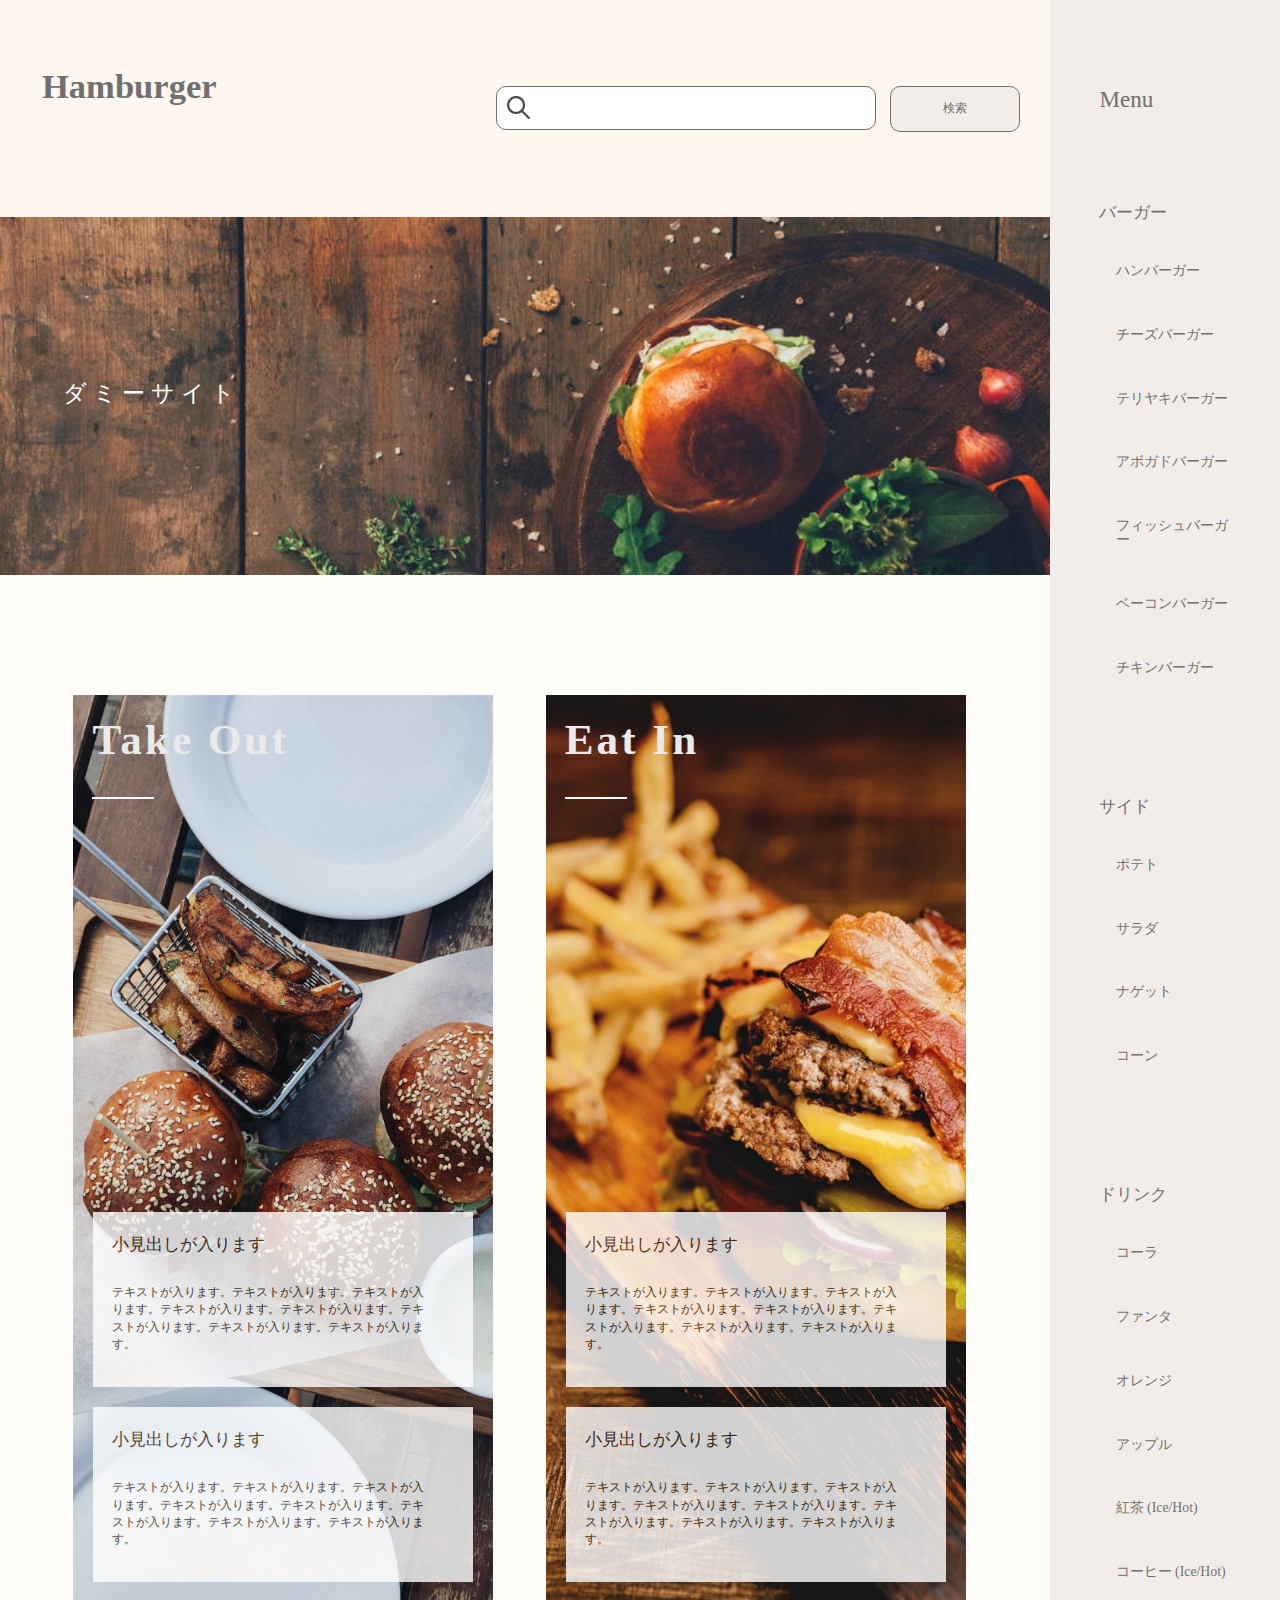
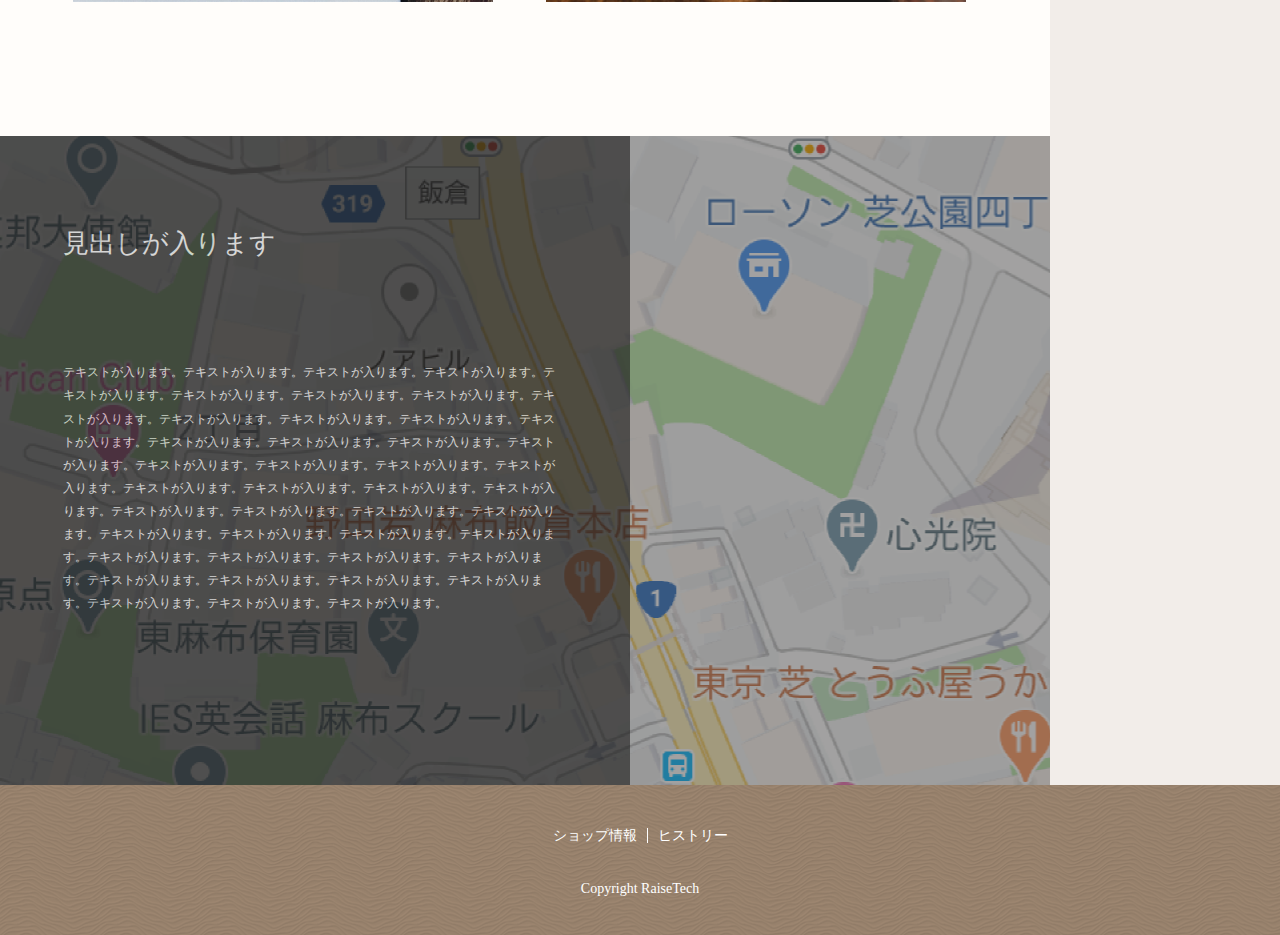
<file: index.html>
<!DOCTYPE html>
<html lang="ja">
<head>
    <meta charset="UTF-8">
    <meta name="viewport" content="width=device-width, initial-scale=1.0">
    <title>Hamburger</title>
    <link rel="stylesheet" href="./css/style.css">
    <link rel="stylesheet" href="https://use.fontawesome.com/releases/v5.6.3/css/all.css">
    <!-- <script src="https://kit.fontawesome.com/055ef893dd.js" crossorigin="anonymous"></script> -->
    <script src="https://ajax.googleapis.com/ajax/libs/jquery/3.2.1/jquery.min.js"></script>
    <!-- <script src="./js/jquery-3.4.1.min.js"></script> -->
    <script src="./js/hamburger.js"></script>
    <!-- <link rel="stylesheet" href="./css/style-drw.css"> -->
</head>
<body>
    <div class="l-top-wrapper">
    <div class="l-left">
        <header class="l-header">
            <div class="l-header__logo">Hamburger</div>
            <form class="p-search" id="searchform">
                <input class="p-search__keyword" type="text" name="s">
                <input class="p-search__btn" id="searchbtn" type="submit" value="検索">
            </form>
            <button class="p-hamburger p-gmenu--bt is-hamburger">
                <span>Menu</span>
            </button>
        </header>

            <div class="p-thumbnail">
                <img src="./img/3ba5a44414bb3c0885c27ff614596431.png" alt="トップ画像">
                <p>ダミーサイト</p>
            </div>

            <!-- メインコンテンツここから -->
            <div class="l-main-content">
                <article class="p-article-wrap p-article-wrap--takeout">
                    <h2 class="p-article-wrap__heading">
                        Take Out
                    </h2>
                    <div class="p-article-wrap2">
                    <div class="p-article-wrap__text">
                        <h3 class="p-article-wrap__text-heading">小見出しが入ります</h3>
                        <p class="p-article-wrap__text-sentence">テキストが入ります。テキストが入ります。テキストが入ります。テキストが入ります。テキストが入ります。テキストが入ります。テキストが入ります。テキストが入ります。</p>
                    </div>
                    <div class="p-article-wrap__text">
                        <h3 class="p-article-wrap__text-heading">小見出しが入ります</h3>
                        <p class="p-article-wrap__text-sentence">テキストが入ります。テキストが入ります。テキストが入ります。テキストが入ります。テキストが入ります。テキストが入ります。テキストが入ります。テキストが入ります。</p>
                    </div>
                </div>
                </article>
                <article class="p-article-wrap p-article-wrap--eatin">
                    <h2 class="p-article-wrap__heading">
                        Eat In
                    </h2>
                    <div class="p-article-wrap2">
                    <div class="p-article-wrap__text">
                        <h3 class="p-article-wrap__text-heading">小見出しが入ります</h3>
                        <p class="p-article-wrap__text-sentence">テキストが入ります。テキストが入ります。テキストが入ります。テキストが入ります。テキストが入ります。テキストが入ります。テキストが入ります。テキストが入ります。</p>
                    </div>
                    <div class="p-article-wrap__text">
                        <h3 class="p-article-wrap__text-heading">小見出しが入ります</h3>
                        <p class="p-article-wrap__text-sentence">テキストが入ります。テキストが入ります。テキストが入ります。テキストが入ります。テキストが入ります。テキストが入ります。テキストが入ります。テキストが入ります。</p>
                    </div>
                    </div>
                </article>
            </div>

            <!-- マップエリアここから -->
                <div class="p-map-wrap">
                    <div class="p-map-wrap__bg">
                     <div class="p-map-wrap__text">
                         <div class="p-map-wrap__text__area">
                         <div class="p-map-wrap__text__heading">
                             <h2>見出しが入ります</h2>
                             
                        </div>
                             <div class="p-map-wrap__text__sentence">
                                 <p>
                                 テキストが入ります。テキストが入ります。テキストが入ります。テキストが入ります。テキストが入ります。テキストが入ります。テキストが入ります。テキストが入ります。テキストが入ります。テキストが入ります。テキストが入ります。テキストが入ります。テキストが入ります。テキストが入ります。テキストが入ります。テキストが入ります。テキストが入ります。テキストが入ります。テキストが入ります。テキストが入ります。テキストが入ります。テキストが入ります。テキストが入ります。テキストが入ります。テキストが入ります。テキストが入ります。テキストが入ります。テキストが入ります。テキストが入ります。テキストが入ります。テキストが入ります。テキストが入ります。テキストが入ります。テキストが入ります。テキストが入ります。テキストが入ります。テキストが入ります。テキストが入ります。テキストが入ります。テキストが入ります。テキストが入ります。テキストが入ります。テキストが入ります。テキストが入ります。</p>
                         </div>
                     </div>
                    </div>
                    </div>
                </div>
            </div>

            <!-- サイドメニューここから -->
             <div class="c-zdo_drawer_bg"></div>
            <div class="p-gmenu">
                <ul class="list">
                    <p class="l-sidemenu__heading">Menu</p>
                        <h2 class="l-sidemenu__title">バーガー</h2>
                        <li class="l-sidemenu__list">ハンバーガー</li>
                        <li class="l-sidemenu__list">チーズバーガー</li>
                        <li class="l-sidemenu__list">テリヤキバーガー</li>
                        <li class="l-sidemenu__list">アボガドバーガー</li>
                        <li class="l-sidemenu__list">フィッシュバーガー</li>
                        <li class="l-sidemenu__list">ベーコンバーガー</li>
                        <li class="l-sidemenu__list">チキンバーガー</li>
                        <h2 class="l-sidemenu__title">サイド</h2>
                        <li class="l-sidemenu__list">ポテト</li>
                        <li class="l-sidemenu__list">サラダ</li>
                        <li class="l-sidemenu__list">ナゲット</li>
                        <li class="l-sidemenu__list">コーン</li>
                        <h2 class="l-sidemenu__title">ドリンク</h2>
                        <li class="l-sidemenu__list">コーラ</li>
                        <li class="l-sidemenu__list">ファンタ</li>
                        <li class="l-sidemenu__list">オレンジ</li>
                        <li class="l-sidemenu__list">アップル</li>
                        <li class="l-sidemenu__list">紅茶 (Ice/Hot)</li>
                        <li class="l-sidemenu__list">コーヒー (Ice/Hot)</li>
                </ul>
            </div>
         </div>

         <!-- フッターここから -->
         <footer>
             <div class="l-footer">
                 <div class="l-footer-wrap">
                 <p class="l-footer__info">ショップ情報</p>
                 <span class="l-footer__history">ヒストリー</span>
                </div>
                 <div class="p-copyright"><small> Copyright RaiseTech</small></div>
             </div>
         </footer>
    
</body>
</html>
</file>
<file: css/style-drw.css>
.p-gmenu > .list {
  -webkit-transition: all 300ms s ease;
  transition: all 300ms 0s ease;
  left: 100%;
  width: 100vw;
  height: 100vh;
  padding: 30% 0;
  position: absolute;
  top: 0px;
  display: -webkit-box;
  display: -ms-flexbox;
  display: flex;
  -webkit-box-orient: vertical;
  -webkit-box-direction: normal;
      -ms-flex-direction: column;
          flex-direction: column;
  -webkit-box-align: center;
  -ms-flex-align: center;
  z-index: 100;
  overflow-y: auto;
}

.p-gmenu {
  height: 500px;
}



@media (min-width: 769px) {
  .p-gmenu > .list {
    width: 100%;
    height: 100%;
    padding: inherit;
    position: static;
    background: inherit;
    -webkit-box-orient: horizontal;
    -webkit-box-direction: normal;
    -webkit-transition: inherit;
    transition: inherit;
  }
  .p-gmenu {
    width: 20%;
    height: auto;
    background-color: #F2EDE9;
  }
  }

  .p-gmenu > .list > li {
  margin-bottom: 50px;
}

.p-gmenu> .list > li:last-child {
  margin-bottom: 0;
}

.c-zdo_drawer_bg {
  width: 100%;
  height: 100%;
  position: fixed;
  z-index: 1;
  background-color: rgba(51, 51, 51, 0.5);
  display: none;
  top: 0;
  left: 0;
}


.p-gmenu.is-open > .list {
  left: 55vw;
  width: 60vw;
  height: 100%;
  background-color: #F2EDE9;
  box-sizing: border-box;
}

.p-gmenu.is-open .c-arrow--top-l::before {
  display: none;
}

.p-hamburger {
  width: 60px;
  height: 60px;
  position: relative;
  z-index: 200;
  position: absolute;
  top: 0;
  right: 30px;
}

.p-hamburger > span {
  font-size: 25px;
  width: 100%;
  font-size: 25px;
  font-family: "M+1m";
  font-weight: bold;
  color: #707070;
  -webkit-transition: -webkit-transform 0.2s;
  transition: -webkit-transform 0.2s;
  transition: transform 0.2s;
  transition: transform 0.2s, -webkit-transform 0.2s;
}


@media (min-width: 769px) {
  .p-hamburger {
    display: none;
  }
  .c-zdo_drawer_bg {
    width: 0%;
  }
}

.p-hamburger::before, .p-hamburger::after {
  content: "";
  width: 20px;
  height: 1px;
  background: #fff;
  position: absolute;
  left: calc( 50% - ( 20px / 2 ));
  display: block;
  -webkit-transition: -webkit-transform 0.2s;
  transition: -webkit-transform 0.2s;
  transition: transform 0.2s;
  transition: transform 0.2s, -webkit-transform 0.2s;
  display: none;
}

.p-hamburger::before {
  top: 22px;
}

.p-hamburger::after {
  top: 38px;
}



.p-hamburger.is-open::before {
  -webkit-transform: rotate(45deg);
          transform: rotate(45deg);
  top: 28px;
  height: 5px;
  width: 35px;
  display: block;
  background-color: #707070;;
}

.p-hamburger.is-open::after {
  -webkit-transform: rotate(-45deg);
          transform: rotate(-45deg);
  top: 28px;
  height: 5px;
  width: 35px;
  display: block;
  background-color: #707070;;
}

.p-hamburger.is-open > span {
  background: none;
  display: none;
}
</file>
<file: css/style.css>
@charset "UTF-8";
/* ==============================================================
    Foundation
==============================================================*/
/* ========================================
    リセットcss
========================================= */
html, body, div, span, applet, object, iframe,
h1, h2, h3, h4, h5, h6, p, blockquote, pre,
a, abbr, acronym, address, big, cite, code,
del, dfn, em, img, ins, kbd, q, s, samp,
small, strike, strong, sub, sup, tt, var,
b, u, i, center,
dl, dt, dd, ol, ul, li,
fieldset, form, label, legend,
table, caption, tbody, tfoot, thead, tr, th, td,
article, aside, canvas, details, embed,
figure, figcaption, footer, header, hgroup,
menu, nav, output, ruby, section, summary,
time, mark, audio, video {
  margin: 0;
  padding: 0;
  border: 0;
  font-style: normal;
  font-weight: normal;
  font-size: 100%;
  vertical-align: baseline;
}

article, aside, details, figcaption, figure,
footer, header, hgroup, menu, nav, section {
  display: block;
}

img {
  vertical-align: bottom;
}

a {
  text-decoration: none;
}

li {
  list-style: none;
}

table {
  border-collapse: collapse;
  border-spacing: 0;
}

button {
  background-color: transparent;
  border: none;
  outline: none;
  padding: 0;
  -webkit-appearance: none;
     -moz-appearance: none;
          appearance: none;
}

body {
  font-family: "M+ 1m";
  background-color: #fffdfa;
  overflow-x: hidden;
  position: relative;
}

html {
  font-size: 0.9vw;
  overflow-y: inherit;
}

button {
  cursor: pointer;
}

@media screen and (max-width: 840px) {
  html {
    font-size: 1.5vw;
  }
}

@media (min-width: 641px) {
  body {
    overflow-x: inherit;
  }
}

/* ==============================================================
        Layout
    ==============================================================*/
.l-top-wrapper {
  display: -webkit-box;
  display: -ms-flexbox;
  display: flex;
  height: 100%;
}

.l-left {
  width: 82vw;
}

@media screen and (max-width: 840px) {
  .l-left {
    width: 100%;
  }
}

.l-header {
  width: auto;
  height: 217px;
  background-color: #fff7ef;
  display: -webkit-box;
  display: -ms-flexbox;
  display: flex;
  -webkit-box-align: center;
      -ms-flex-align: center;
          align-items: center;
  -webkit-box-pack: justify;
      -ms-flex-pack: justify;
          justify-content: space-between;
  margin-right: 0;
  position: relative;
}

.l-header__logo {
  width: 325px;
  height: 84px;
  font-size: 3rem;
  font-weight: bold;
  color: #707070;
  margin-left: 4%;
}

@media screen and (max-width: 840px) {
  .l-header {
    display: block;
    text-align: center;
    padding-top: 40px;
    -webkit-box-sizing: border-box;
            box-sizing: border-box;
    margin-right: 0;
  }
  .l-header__logo {
    font-size: 3.5rem;
    margin: auto;
  }
}

.l-main-content {
  display: -webkit-box;
  display: -ms-flexbox;
  display: flex;
  width: auto;
  padding: 120px 0 134px 0;
}

@media screen and (max-width: 840px) {
  .l-main-content {
    padding: 50px 0 20px 0;
  }
}

.l-main-wrap {
  width: 90%;
  margin: 60px auto;
}

.l-main-wrap__heading {
  font-size: 2rem;
  margin-bottom: 1rem;
}

.l-sidemenu {
  background-color: #F2EDE9;
  width: 18vw;
  min-height: 100%;
}

.l-sidemenu__heading {
  font-size: 2rem;
  color: #707070;
  margin: 86px 0 87px 50px;
  font-family: "Roboto";
}

.l-sidemenu__title {
  font-size: 1.5rem;
  color: #707070;
  font-family: "M+1m";
  margin: 0 0 40px 49px;
}

.l-sidemenu__title:nth-of-type(2), .l-sidemenu__title:nth-of-type(3) {
  margin-top: 30%;
}

.l-sidemenu__list {
  font-size: 1.2rem;
  font-weight: normal;
  font-family: "M+1m";
  color: #707070;
  list-style: none;
  margin: 0 50px 30px 66px;
  line-height: 1;
}

.l-sidemenu__list:last-child {
  margin-bottom: 56px;
}

@media screen and (max-width: 794px) {
  .l-sidemenu__heading {
    display: none;
  }
}

.l-footer {
  background-image: url(../img/rayer.png);
  text-align: center;
  vertical-align: middle;
  height: 150px;
  color: #ffffffff;
  font-family: "M+ 1m";
}

.l-footer-wrap {
  display: -webkit-box;
  display: -ms-flexbox;
  display: flex;
  -webkit-box-pack: center;
      -ms-flex-pack: center;
          justify-content: center;
  padding-top: 43px;
  font-size: 1.25rem;
  font-weight: normal;
  line-height: 1;
}

.l-footer__info {
  padding-right: 10px;
}

.l-footer__history {
  border-left: 1px solid #ffffffff;
  padding-left: 10px;
}

/* ==============================================================
        Object
    ==============================================================*/
/* Project */
.p-article-wrap {
  width: 625px;
  font-family: "M+ 1m";
  -webkit-box-sizing: border-box;
          box-sizing: border-box;
}

.p-article-wrap--takeout {
  background-image: url(../img/three-burgers-on-brown-wooden-tray-between-white-ceramic-1841108.png);
  background-size: cover;
  width: 40%;
  margin: 0 5% 0 7%;
}

.p-article-wrap--eatin {
  width: 40%;
  background-image: url(../img/component.png);
  background-size: cover;
}

.p-article-wrap__heading {
  color: #EAEAEA;
  font-size: 3.75rem;
  font-weight: bold;
  letter-spacing: 3px;
  margin: 20px 0 0 19px;
  position: relative;
}

.p-article-wrap__heading::before {
  content: "";
  position: absolute;
  border: 1.5px solid #fff;
  bottom: -35px;
  left: 0;
  width: 60px;
}

.p-article-wrap__text {
  -webkit-box-sizing: border-box;
          box-sizing: border-box;
  background-color: #fff;
  opacity: 0.8;
  color: #3c2a10;
  height: auto;
  margin: 0 20px 20px 20px;
  padding: 20px 45px 34px 19px;
}

.p-article-wrap__text-heading {
  font-size: 1.5rem;
  margin-bottom: 28px;
}

.p-article-wrap__text-sentence {
  font-size: 1rem;
  font-weight: normal;
  line-height: 1.5rem;
}

.p-article-wrap2 {
  margin-top: 35vw;
  -webkit-box-sizing: border-box;
          box-sizing: border-box;
}

@media screen and (max-width: 840px) {
  .p-article-wrap2 {
    margin-top: 250px;
  }
  .p-article-wrap--takeout {
    width: 45%;
    margin: 0 4% 0 3%;
  }
  .p-article-wrap--eatin {
    width: 45%;
  }
  .p-article-wrap__heading {
    font-size: 2.5rem;
    font-weight: bold;
    letter-spacing: 1px;
    margin: 20px 0 0 19px;
    position: relative;
  }
  .p-article-wrap__heading::before {
    content: "";
    position: absolute;
    border: 1.5px solid #fff;
    bottom: -25px;
    left: 0;
    width: 40px;
  }
  .p-article-wrap__text {
    margin: 0 20px 20px 20px;
    padding: 20px 30px 15px 19px;
    line-height: 3;
  }
  .p-article-wrap__text-heading {
    font-size: 1.3rem;
    margin-bottom: 20px;
    line-height: 1;
  }
  .p-article-wrap__text-sentence {
    font-size: 0.9rem;
  }
}

.p-map-wrap {
  width: 82vw;
  height: 649px;
  font-family: "M+ 1m";
  position: relative;
}

.p-map-wrap__bg {
  background-image: url(../img/googlemap.png);
  opacity: 0.9;
  background-size: cover;
  background-color: #000;
  position: absolute;
  top: 0;
  bottom: 0;
}

.p-map-wrap__text {
  width: 60%;
  height: auto;
  background-color: #000000;
  opacity: 0.6;
}

.p-map-wrap__text__area {
  width: 80%;
  margin: 0 auto;
  height: 649px;
  overflow: hidden;
}

.p-map-wrap__text__heading {
  color: white;
  font-size: 2.25rem;
  font-weight: bold;
  font-family: M1m;
  padding-top: 90px;
}

.p-map-wrap__text__sentence {
  color: white;
  margin-top: 100px;
  font-size: 1rem;
  line-height: 2rem;
  font-weight: normal;
}

@media screen and (max-width: 840px) {
  .p-map-wrap {
    width: 100%;
  }
  .p-map-wrap__text {
    width: 100%;
    height: auto;
  }
  .p-map-wrap__text__area {
    width: 90%;
    margin: 0 auto;
    height: 649px;
    overflow: hidden;
  }
  .p-map-wrap__text__heading {
    color: white;
    font-size: 2.25rem;
    padding-top: 90px;
  }
  .p-map-wrap__text__sentence {
    color: white;
    margin-top: 100px;
    font-size: 1rem;
    line-height: 3rem;
  }
  .p-map-wrap {
    width: 100%;
  }
}

.p-thumbnail {
  position: relative;
}

.p-thumbnail img {
  width: 82vw;
  vertical-align: bottom;
}

.p-thumbnail p {
  position: absolute;
  top: 45%;
  left: 6%;
  color: #ffffffff;
  font-size: 2rem;
  letter-spacing: 0.5rem;
}

@media screen and (max-width: 840px) {
  .p-thumbnail img {
    width: 100%;
  }
}

.p-thumbnail-archive {
  position: relative;
}

.p-thumbnail-archive img {
  width: 82vw;
  vertical-align: bottom;
  background-color: #000000;
}

.p-thumbnail-archive p {
  position: absolute;
  top: 45%;
  left: 6%;
  color: #ffffffff;
  font-size: 3rem;
  letter-spacing: 0.2rem;
}

.p-thumbnail-archive-heading {
  font-size: 0.8rem;
  vertical-align: middle;
  opacity: 0.6;
}

@media screen and (max-width: 840px) {
  .p-thumbnail-archive img {
    width: 100%;
  }
}

.p-thumbnail-single {
  position: relative;
}

.p-thumbnail-single img {
  width: 82vw;
  vertical-align: bottom;
}

.p-thumbnail-single p {
  position: absolute;
  top: 45%;
  left: 6%;
  color: #ffffffff;
  font-size: 2rem;
  letter-spacing: 0.5rem;
}

@media screen and (max-width: 840px) {
  .p-thumbnail-single img {
    width: 100%;
  }
}

.p-thumbnail-single .page-text {
  font-size: 3rem;
}

.p-copyright {
  margin-top: 39px;
  font-size: 14px;
  font-weight: normal;
  line-height: 1;
}

.p-item-sec__img--big img {
  width: 100%;
}

.p-itemflex {
  margin: 5% 0;
}

.p-item {
  display: -webkit-box;
  display: -ms-flexbox;
  display: flex;
  -webkit-box-pack: justify;
      -ms-flex-pack: justify;
          justify-content: space-between;
  margin-bottom: 3%;
  -webkit-box-sizing: border-box;
          box-sizing: border-box;
}

.p-item__img {
  width: 40%;
}

.p-item__img img {
  max-width: 100%;
  height: auto;
}

.p-item__text {
  width: 55%;
}

.p-item:nth-child(even) .p-item__img {
  -webkit-box-ordinal-group: 3;
      -ms-flex-order: 2;
          order: 2;
}

.p-item:nth-child(even) .p-item__text {
  -webkit-box-ordinal-group: 2;
      -ms-flex-order: 1;
          order: 1;
}

.p-item-sec__img--small {
  text-align: center;
}

.p-item-list {
  margin: 4% 0;
}

.p-item-flexwrap {
  display: -webkit-box;
  display: -ms-flexbox;
  display: flex;
  -webkit-box-pack: justify;
      -ms-flex-pack: justify;
          justify-content: space-between;
  padding-left: 0px;
}

.p-item-flexwrap .w30 {
  width: 32%;
  margin-bottom: 1.5%;
}

.p-item-flexwrap .w30 img {
  width: 100%;
  height: auto;
}

.p-table-section {
  margin: 4% 0;
  width: 100%;
  text-align: left;
  color: #3C2A10;
}

.p-table-section__heading {
  width: 30%;
  border: 1px solid #707070;
  background-color: #fff;
  padding: 1.5% 2%;
}

.p-table-section__data {
  width: 70%;
  border: 1px solid #707070;
  background-color: #fff;
  padding: 1.5% 2%;
}

.p-heading-sec__title {
  font-size: 2rem;
  margin-bottom: 3%;
}

.p-heading-sec__text {
  margin-bottom: 4%;
}

.p-heading-sec__title2 {
  font-size: 1.5rem;
  margin-bottom: 3%;
  font-family: M1m;
}

.p-heading-sec__title3 {
  font-size: 1.3rem;
  margin-bottom: 3%;
  font-family: M1m;
}

.p-blockquote {
  padding: 5%;
  background-color: #F5F5F5;
  line-height: 1.5;
  margin-bottom: 5%;
}

.p-blockquote p {
  margin-bottom: 5%;
}

.p-cite-line {
  border-bottom: 1px solid blue;
  padding-bottom: 3px;
  color: blue;
}

.p-list-section {
  margin-bottom: 3%;
  padding-left: 3%;
}

.p-list-section p:nth-child(even) {
  margin-bottom: 1%;
}

.p-list-section p:nth-child(6) {
  margin-bottom: 5%;
}

.p-list-section__text2 {
  padding-left: 1%;
}

.p-code-section {
  background-color: #F5F5F5;
  padding: 3% 0;
}

.p-bold {
  margin: 4% 0 10% 0;
}

.p-search {
  margin-right: 30px;
  display: -webkit-box;
  display: -ms-flexbox;
  display: flex;
}

.p-search__keyword {
  width: 380px;
  height: 44px;
  margin-right: 14px;
  border: 1px solid #707070;
  border-radius: 10px;
  background: url(../img/search2.svg) no-repeat 10px;
  background-color: #fff;
  background-size: 6%;
  -webkit-padding-start: 30px;
          padding-inline-start: 30px;
  font-size: 1rem;
  -webkit-box-sizing: border-box;
          box-sizing: border-box;
}

.p-search__btn {
  width: 130px;
  height: 46px;
  display: inline-block;
  background-color: #F2EDE9;
  border: 1px solid #707070;
  border-radius: 10px;
  text-align: center;
  color: #707070;
  font-size: 1rem;
}

.p-search__btn:hover {
  cursor: pointer;
  background-color: #5193Bf;
  color: #fff;
}

@media screen and (max-width: 840px) {
  .p-search {
    margin-right: 0px;
    display: -webkit-box;
    display: -ms-flexbox;
    display: flex;
    -webkit-box-pack: center;
        -ms-flex-pack: center;
            justify-content: center;
  }
  .p-search__keyword {
    width: 380px;
    height: 44px;
    margin-right: 14px;
  }
  .p-search__btn {
    width: 130px;
    height: 46px;
    font-size: 1.5rem;
  }
}

.p-gmenu > .list {
  -webkit-transition: all 300ms s ease;
  -webkit-transition: all 300ms 0s ease;
  transition: all 300ms 0s ease;
  left: 100%;
  width: 100vw;
  height: 100vh;
  padding: 30% 0;
  position: absolute;
  top: 0px;
  display: -webkit-box;
  display: -ms-flexbox;
  display: flex;
  -webkit-box-orient: vertical;
  -webkit-box-direction: normal;
  -ms-flex-direction: column;
  flex-direction: column;
  -webkit-box-align: center;
  -ms-flex-align: center;
  z-index: 100;
  overflow-y: auto;
}

.p-gmenu {
  height: 500px;
}

@media (min-width: 769px) {
  .p-gmenu > .list {
    width: 100%;
    height: 100%;
    padding: inherit;
    position: static;
    background: inherit;
    -webkit-box-orient: horizontal;
    -webkit-box-direction: normal;
    -webkit-transition: inherit;
    transition: inherit;
  }
  .p-gmenu {
    width: 20%;
    height: auto;
    background-color: #F2EDE9;
  }
}

.p-gmenu > .list > li {
  margin-bottom: 50px;
}

.p-gmenu > .list > li:last-child {
  margin-bottom: 0;
}

.c-zdo_drawer_bg {
  width: 100%;
  height: 100%;
  position: fixed;
  z-index: 1;
  background-color: rgba(51, 51, 51, 0.5);
  display: none;
  top: 0;
  left: 0;
}

.p-gmenu.is-open > .list {
  left: 55vw;
  width: 60vw;
  height: 100%;
  background-color: #F2EDE9;
  -webkit-box-sizing: border-box;
          box-sizing: border-box;
}

.p-gmenu.is-open .c-arrow--top-l::before {
  display: none;
}

.p-hamburger {
  width: 60px;
  height: 60px;
  position: relative;
  z-index: 200;
  position: absolute;
  top: 0;
  right: 30px;
}

.p-hamburger > span {
  font-size: 25px;
  width: 100%;
  font-size: 25px;
  font-family: "M+1m";
  font-weight: bold;
  color: #707070;
  -webkit-transition: -webkit-transform 0.2s;
  transition: -webkit-transform 0.2s;
  transition: transform 0.2s;
  transition: transform 0.2s, -webkit-transform 0.2s;
}

@media (min-width: 769px) {
  .p-hamburger {
    display: none;
  }
  .c-zdo_drawer_bg {
    width: 0%;
  }
}

.p-hamburger::before, .p-hamburger::after {
  content: "";
  width: 20px;
  height: 1px;
  background: #fff;
  position: absolute;
  left: calc( 50% - ( 20px / 2 ));
  display: block;
  -webkit-transition: -webkit-transform 0.2s;
  transition: -webkit-transform 0.2s;
  transition: transform 0.2s;
  transition: transform 0.2s, -webkit-transform 0.2s;
  display: none;
}

.p-hamburger::before {
  top: 22px;
}

.p-hamburger::after {
  top: 38px;
}

.p-hamburger.is-open::before {
  -webkit-transform: rotate(45deg);
  transform: rotate(45deg);
  top: 28px;
  height: 5px;
  width: 35px;
  display: block;
  background-color: #707070;
}

.p-hamburger.is-open::after {
  -webkit-transform: rotate(-45deg);
  transform: rotate(-45deg);
  top: 28px;
  height: 5px;
  width: 35px;
  display: block;
  background-color: #707070;
}

.p-hamburger.is-open > span {
  background: none;
  display: none;
}

/* component */
.c-card {
  max-width: 90%;
  margin: 0 auto;
}

.c-card-list {
  display: -webkit-box;
  display: -ms-flexbox;
  display: flex;
  margin-bottom: 30px;
  font-family: M1m;
}

.c-card-left img {
  vertical-align: bottom;
}

.c-card-right {
  background-color: #3C2B1C;
  padding: 4% 8% 3% 5%;
  -webkit-box-sizing: border-box;
          box-sizing: border-box;
}

.c-card-right__heading {
  font-size: 36px;
  color: #ffffff;
}

.c-card-right__s-heading {
  font-size: 24px;
  color: #ffffff;
  margin: 9% 0 4% 0;
}

.c-card-right__text {
  color: #ffffff;
}

.c-card-right__btn {
  text-align: center;
  margin-top: 10%;
}

.c-card-right a {
  color: #707070;
  background-color: #fff;
  border-radius: 35px;
  display: inline-block;
  width: 16rem;
  height: 4rem;
  line-height: 4rem;
}

.c-btn {
  width: 30%;
  height: 10vh;
  line-height: 10vh;
  background-color: #DED8D3;
  border-radius: 20px;
  text-align: center;
  border: 1px solid #707070;
}

.c-btn a {
  display: inline-block;
  color: #707070;
  width: 100%;
  height: auto;
}

#c-pager {
  text-align: center;
  margin: 8% 0 3% 0;
  color: #707070;
}

.c-page-numbers {
  color: #707070;
  border: 1px solid #707070;
  font-size: 0.6rem;
  padding: 5px 6px;
  line-height: 1;
  margin-right: 1%;
  display: inline-block;
}

.c-page-numbers:nth-child(2) {
  margin-left: 1%;
}

.c-prev-page-numbers {
  color: #707070;
}

.c-next-page-numbers {
  color: #707070;
}

/* utility */
/*# sourceMappingURL=style.css.map */
</file>
